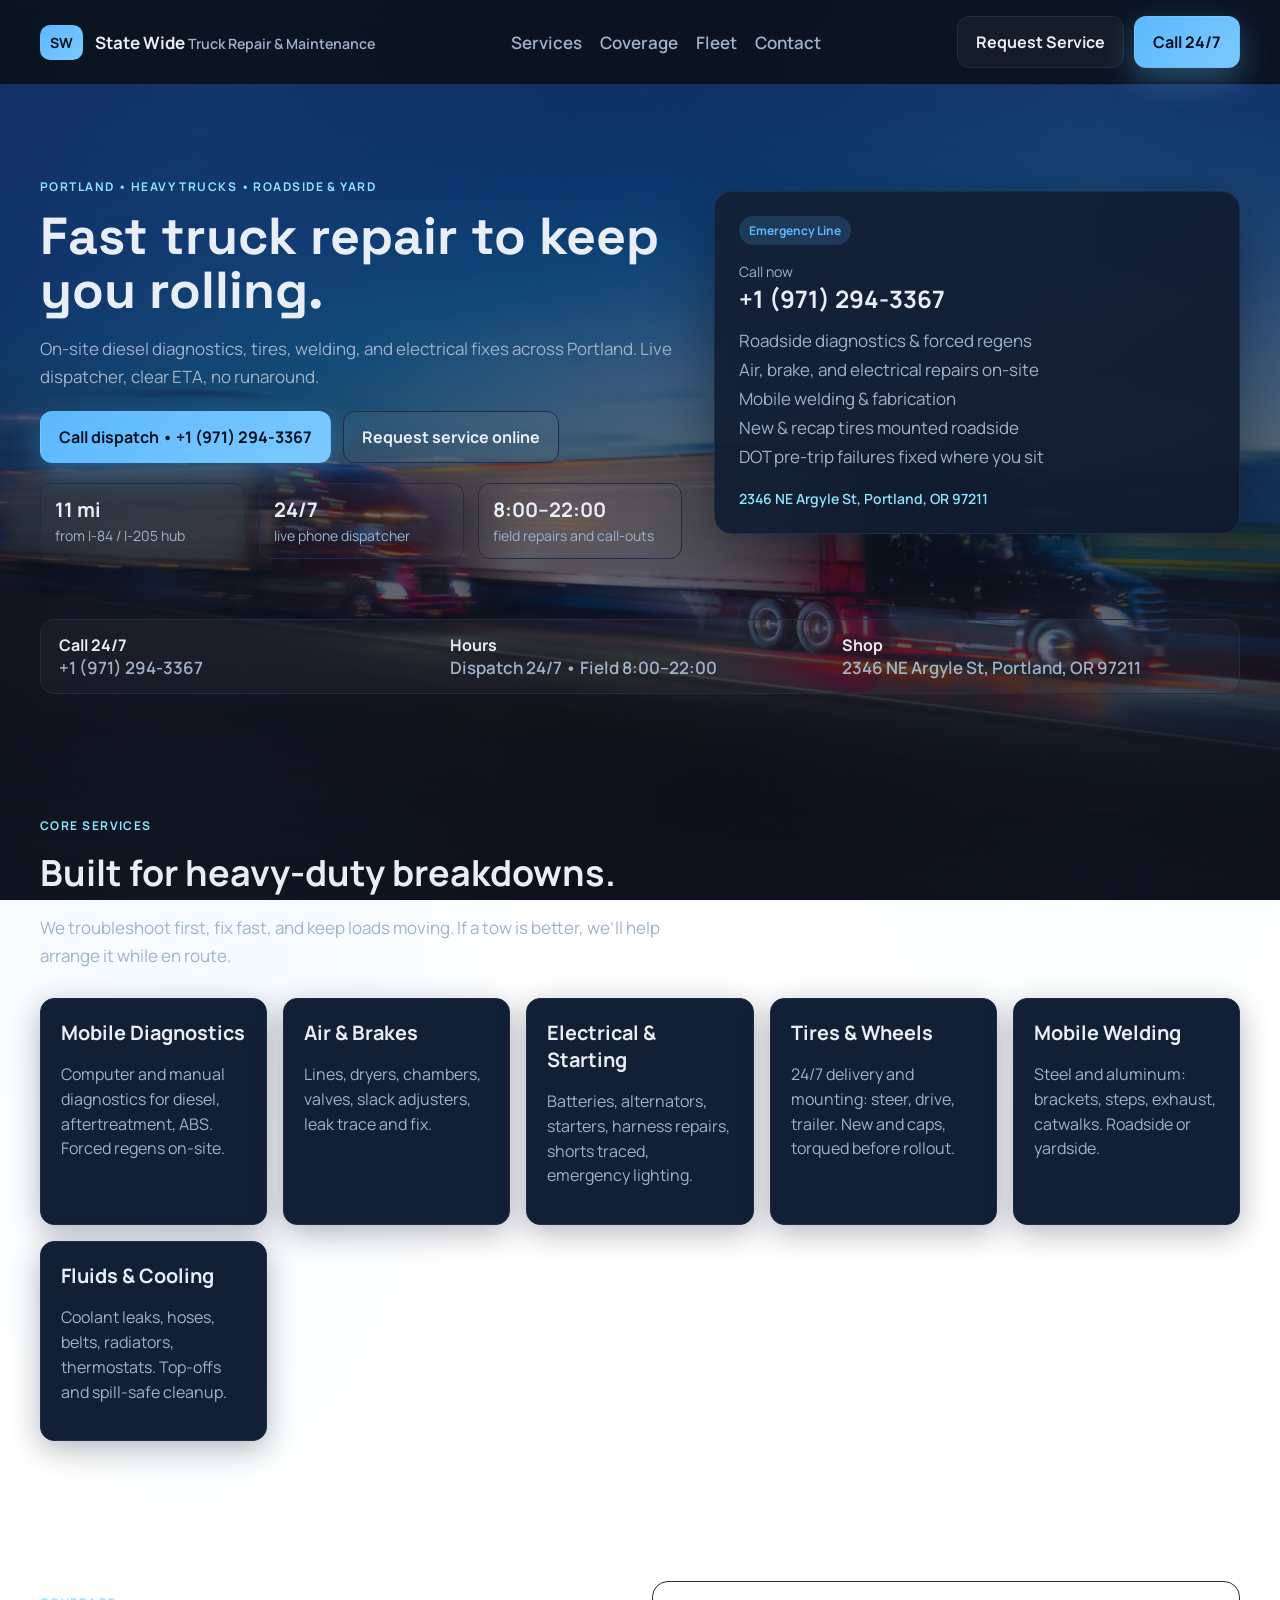
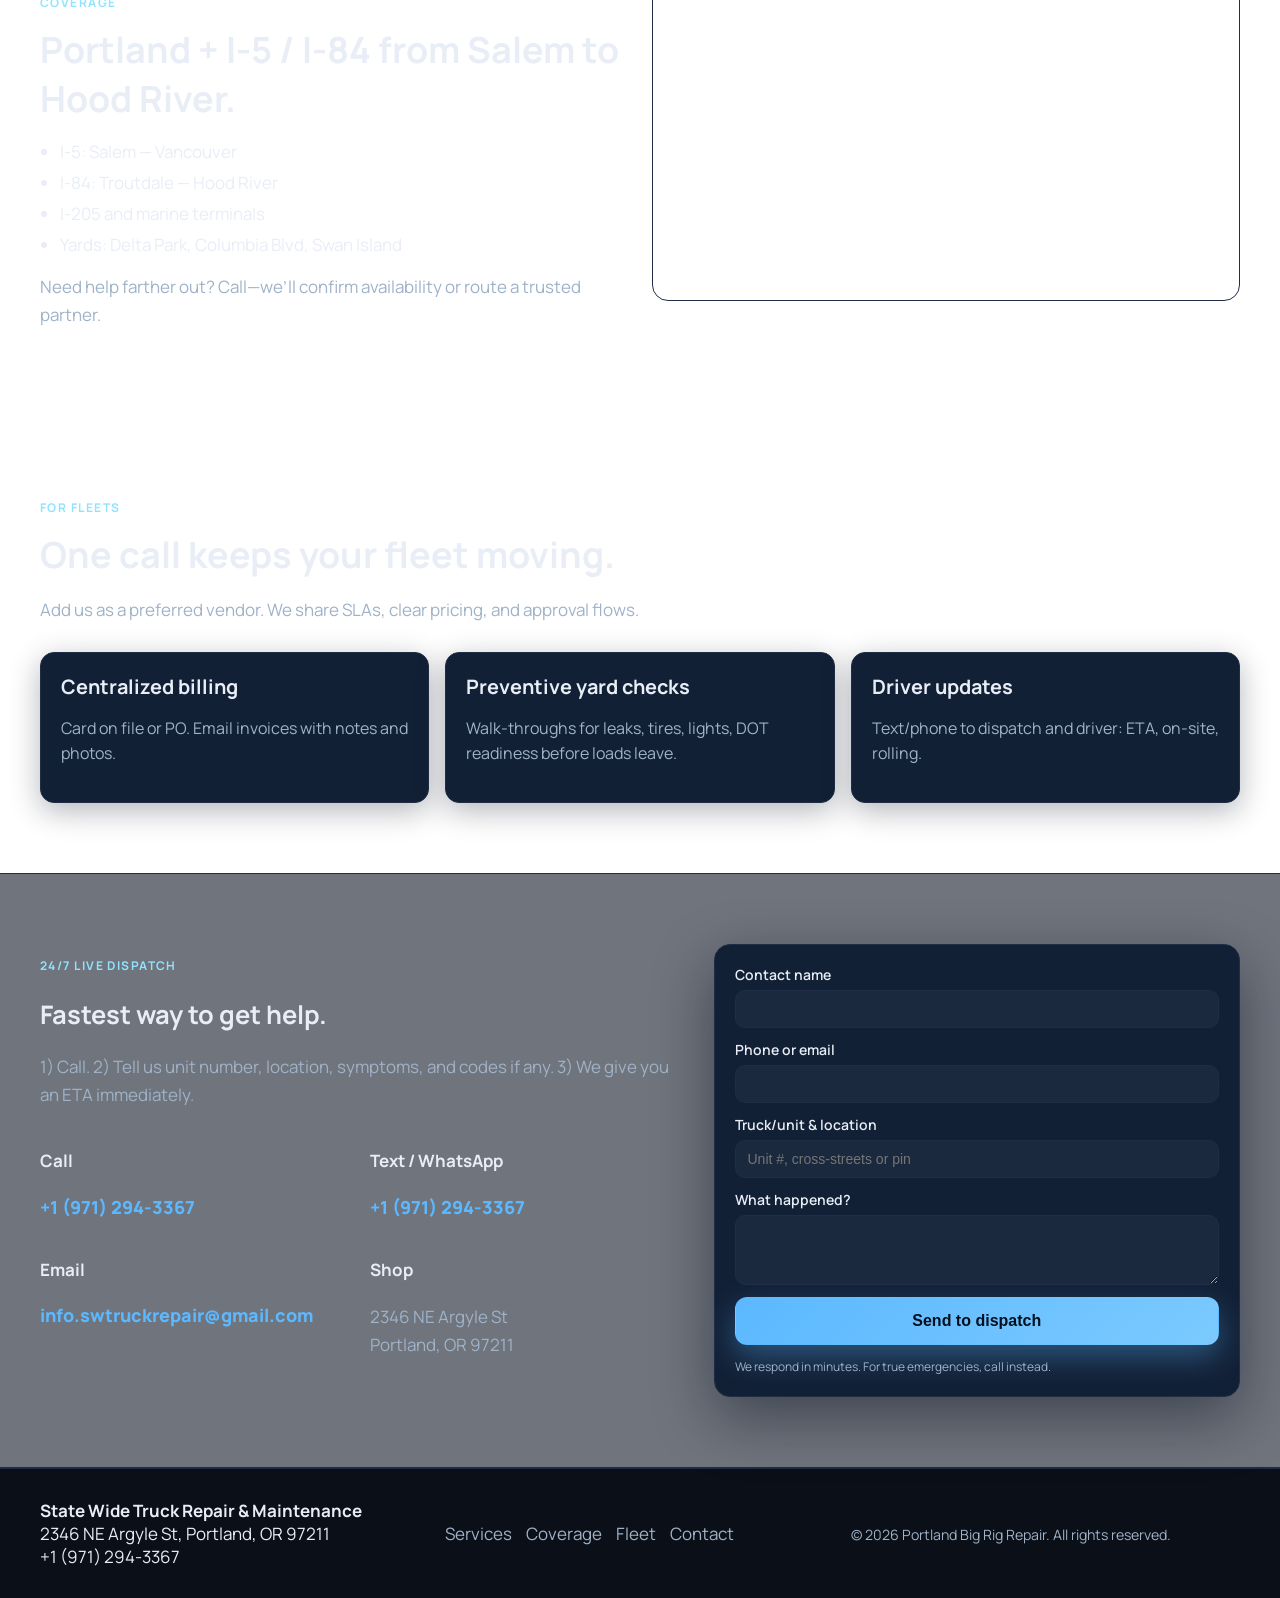
<file: Portland/index.html>
<!doctype html>
<html lang="en">
<head>
  <meta charset="UTF-8">
  <meta name="viewport" content="width=device-width, initial-scale=1.0">
  <title>State Wide Truck Repair & Maintenance | Portland, OR</title>
  <meta name="description" content="State Wide Truck Repair & Maintenance — mobile diesel diagnostics, tires, welding, and roadside repairs in Portland, OR. Fast, reliable, honest.">
  <link rel="preconnect" href="https://fonts.googleapis.com">
  <link rel="preconnect" href="https://fonts.gstatic.com" crossorigin>
  <link href="https://fonts.googleapis.com/css2?family=Space+Grotesk:wght@400;500;600;700&family=Manrope:wght@400;500;600&display=swap" rel="stylesheet">
  <link rel="stylesheet" href="styles.css">
</head>
<body>
  <header class="topbar">
    <div class="logo">
      <span class="logo-mark">SW</span>
      <div class="logo-text">
        <strong>State Wide</strong>
        <small>Truck Repair & Maintenance</small>
      </div>
    </div>
    <nav class="nav">
      <a href="#services">Services</a>
      <a href="#coverage">Coverage</a>
      <a href="#fleet">Fleet</a>
      <a href="#contact">Contact</a>
    </nav>
    <div class="cta">
      <a class="btn ghost" href="#contact">Request Service</a>
      <a class="btn solid" href="tel:+19712943367">Call 24/7</a>
    </div>
  </header>

  <main>
    <section class="hero">
      <div class="hero-content">
        <p class="eyebrow">Portland • Heavy trucks • Roadside & yard</p>
        <h1>Fast truck repair to keep you rolling.</h1>
        <p class="lede">On‑site diesel diagnostics, tires, welding, and electrical fixes across Portland. Live dispatcher, clear ETA, no runaround.</p>
        <div class="actions">
          <a class="btn solid" href="tel:+19712943367">Call dispatch • +1 (971) 294‑3367</a>
          <a class="btn ghost" href="#contact">Request service online</a>
        </div>
        <div class="trust">
          <div><strong>11 mi</strong><span>from I‑84 / I‑205 hub</span></div>
          <div><strong>24/7</strong><span>live phone dispatcher</span></div>
          <div><strong>8:00–22:00</strong><span>field repairs and call‑outs</span></div>
        </div>
      </div>
      <div class="hero-card">
        <div class="badge">Emergency Line</div>
        <div class="dial">
          <span>Call now</span>
          <a href="tel:+19712943367">+1 (971) 294‑3367</a>
        </div>
        <ul class="checklist">
          <li>Roadside diagnostics &amp; forced regens</li>
          <li>Air, brake, and electrical repairs on‑site</li>
          <li>Mobile welding &amp; fabrication</li>
          <li>New &amp; recap tires mounted roadside</li>
          <li>DOT pre‑trip failures fixed where you sit</li>
        </ul>
        <a class="small-link" href="https://maps.google.com/?q=2346+NE+Argyle+St,+Portland,+OR+97211" target="_blank" rel="noopener">2346 NE Argyle St, Portland, OR 97211</a>
      </div>
    </section>

    <section class="info-bar">
      <div>
        <strong>Call 24/7</strong>
        <a href="tel:+19712943367">+1 (971) 294‑3367</a>
      </div>
      <div>
        <strong>Hours</strong>
        <span>Dispatch 24/7 • Field 8:00–22:00</span>
      </div>
      <div>
        <strong>Shop</strong>
        <span>2346 NE Argyle St, Portland, OR 97211</span>
      </div>
    </section>

    <section id="services" class="panel">
      <div class="panel-header">
        <p class="eyebrow">Core Services</p>
        <h2>Built for heavy‑duty breakdowns.</h2>
        <p class="lede">We troubleshoot first, fix fast, and keep loads moving. If a tow is better, we’ll help arrange it while en route.</p>
      </div>
      <div class="grid cards">
        <article class="card">
          <h3>Mobile Diagnostics</h3>
          <p>Computer and manual diagnostics for diesel, aftertreatment, ABS. Forced regens on‑site.</p>
        </article>
        <article class="card">
          <h3>Air & Brakes</h3>
          <p>Lines, dryers, chambers, valves, slack adjusters, leak trace and fix.</p>
        </article>
        <article class="card">
          <h3>Electrical & Starting</h3>
          <p>Batteries, alternators, starters, harness repairs, shorts traced, emergency lighting.</p>
        </article>
        <article class="card">
          <h3>Tires & Wheels</h3>
          <p>24/7 delivery and mounting: steer, drive, trailer. New and caps, torqued before rollout.</p>
        </article>
        <article class="card">
          <h3>Mobile Welding</h3>
          <p>Steel and aluminum: brackets, steps, exhaust, catwalks. Roadside or yardside.</p>
        </article>
        <article class="card">
          <h3>Fluids & Cooling</h3>
          <p>Coolant leaks, hoses, belts, radiators, thermostats. Top‑offs and spill‑safe cleanup.</p>
        </article>
      </div>
    </section>

    <section id="coverage" class="panel split">
      <div>
        <p class="eyebrow">Coverage</p>
        <h2>Portland + I‑5 / I‑84 from Salem to Hood River.</h2>
        <ul class="list">
          <li>I‑5: Salem — Vancouver</li>
          <li>I‑84: Troutdale — Hood River</li>
          <li>I‑205 and marine terminals</li>
          <li>Yards: Delta Park, Columbia Blvd, Swan Island</li>
        </ul>
        <p class="lede">Need help farther out? Call—we’ll confirm availability or route a trusted partner.</p>
      </div>
      <div class="map">
        <iframe title="Shop location" src="https://www.google.com/maps/embed?pb=!1m18!1m12!1m3!1d2794.757182685421!2d-122.6425!3d45.5845!2m3!1f0!2f0!3f0!3m2!1i1024!2i768!4f13.1!3m3!1m2!1s0x5495a0e6b5a31729%3A0x8b9f5c7eaf8e2b5a!2s2346%20NE%20Argyle%20St%2C%20Portland%2C%20OR%2097211!5e0!3m2!1sen!2sus!4v1700000000000" allowfullscreen="" loading="lazy" referrerpolicy="no-referrer-when-downgrade"></iframe>
      </div>
    </section>

    <section id="fleet" class="panel">
      <div class="panel-header">
        <p class="eyebrow">For fleets</p>
        <h2>One call keeps your fleet moving.</h2>
        <p class="lede">Add us as a preferred vendor. We share SLAs, clear pricing, and approval flows.</p>
      </div>
      <div class="grid cards">
        <article class="card">
          <h3>Centralized billing</h3>
          <p>Card on file or PO. Email invoices with notes and photos.</p>
        </article>
        <article class="card">
          <h3>Preventive yard checks</h3>
          <p>Walk‑throughs for leaks, tires, lights, DOT readiness before loads leave.</p>
        </article>
        <article class="card">
          <h3>Driver updates</h3>
          <p>Text/phone to dispatch and driver: ETA, on‑site, rolling.</p>
        </article>
      </div>
    </section>

    <section class="cta-wide" id="contact">
      <div>
        <p class="eyebrow">24/7 Live Dispatch</p>
        <h2>Fastest way to get help.</h2>
        <p class="lede">1) Call. 2) Tell us unit number, location, symptoms, and codes if any. 3) We give you an ETA immediately.</p>
        <div class="contact-grid">
          <div>
            <h4>Call</h4>
            <a class="big-link" href="tel:+19712943367">+1 (971) 294‑3367</a>
          </div>
          <div>
            <h4>Text / WhatsApp</h4>
            <a class="big-link" href="sms:+19712943367">+1 (971) 294‑3367</a>
          </div>
          <div>
            <h4>Email</h4>
            <a class="big-link" href="mailto:info.swtruckrepair@gmail.com">info.swtruckrepair@gmail.com</a>
          </div>
          <div>
            <h4>Shop</h4>
            <p class="address">2346 NE Argyle St<br>Portland, OR 97211</p>
          </div>
        </div>
      </div>
      <form class="contact-form" action="https://formspree.io/f/mldegkpo" method="POST">
        <label>
          Contact name
          <input name="name" type="text" required>
        </label>
        <label>
          Phone or email
          <input name="contact" type="text" required>
        </label>
        <label>
          Truck/unit & location
          <input name="unit" type="text" placeholder="Unit #, cross-streets or pin" required>
        </label>
        <label>
          What happened?
          <textarea name="issue" rows="3" required></textarea>
        </label>
        <button class="btn solid" type="submit">Send to dispatch</button>
        <p class="form-note">We respond in minutes. For true emergencies, call instead.</p>
      </form>
    </section>
  </main>

    <footer class="footer">
    <div>
      <strong>State Wide Truck Repair &amp; Maintenance</strong><br>
      2346 NE Argyle St, Portland, OR 97211<br>
      <a href="tel:+19712943367">+1 (971) 294‑3367</a>
    </div>
    <div class="footer-links">
      <a href="#services">Services</a>
      <a href="#coverage">Coverage</a>
      <a href="#fleet">Fleet</a>
      <a href="#contact">Contact</a>
    </div>
    <div class="footer-copy">
      <small>© 2026 Portland Big Rig Repair. All rights reserved.</small>
    </div>
  </footer>

  <script src="script.js" defer></script>
</body>
</html>
</file>
<file: Portland/styles.css>
:root {
  --bg: #0b1220;
  --panel: #0f1a2c;
  --card: #122036;
  --accent: #5cb8ff;      /* main call-to-action blue */
  --accent-2: #8ee4ff;    /* highlight/eyebrow cyan */
  --text: #e8edf6;
  --muted: #9fb2c8;
  --border: #1f2d46;
  --shadow: 0 20px 60px rgba(3, 11, 26, 0.45);
  --radius: 14px;
}

* { box-sizing: border-box; }
body {
  margin: 0;
  font-family: "Manrope", "Space Grotesk", system-ui, -apple-system, sans-serif;
  font-size: 17px;
  background:
    linear-gradient(180deg, rgba(11,18,32,0.42), rgba(11,18,32,0.7)),
    radial-gradient(60% 80% at 15% 10%, rgba(94,184,255,0.12), transparent 50%),
    radial-gradient(70% 70% at 85% 5%, rgba(142,228,255,0.10), transparent 45%),
    url("assets/truck-bg.jpg");
  background-size: cover, auto, auto, cover;
  background-repeat: no-repeat;
  background-position: center, 15% 10%, 85% 5%, center;
  background-attachment: fixed, scroll, scroll, fixed;
  color: var(--text);
  min-height: 100vh;
}

a { color: inherit; text-decoration: none; }
p { color: var(--muted); line-height: 1.65; }

.topbar {
  position: sticky;
  top: 0;
  z-index: 10;
  display: flex;
  align-items: center;
  justify-content: space-between;
  padding: 16px 40px;
  background: rgba(12,17,26,0.9);
  backdrop-filter: blur(12px);
  border-bottom: 1px solid var(--border);
}
.logo { display: flex; align-items: center; gap: 12px; }
.logo-mark {
  background: linear-gradient(135deg, var(--accent), #7bcaff);
  color: #04101f;
  padding: 8px 10px;
  border-radius: 10px;
  font-weight: 700;
  font-size: 14px;
}
.logo-text small { color: var(--muted); font-weight: 600; }

.nav { display: flex; gap: 18px; }
.nav a { color: var(--muted); font-weight: 600; }
.nav a:hover { color: var(--text); }

.cta { display: flex; gap: 10px; }
.btn {
  display: inline-flex;
  align-items: center;
  justify-content: center;
  gap: 8px;
  padding: 14px 18px;
  border-radius: 12px;
  font-weight: 700;
  font-size: 16px;
  border: 1px solid transparent;
  transition: transform 0.15s ease, box-shadow 0.15s ease, background 0.15s ease;
}
.btn.solid {
  background: linear-gradient(135deg, var(--accent), #7bcaff);
  color: #04101f;
  box-shadow: 0 12px 30px rgba(92,184,255,0.35);
}
.btn.ghost {
  border: 1px solid var(--border);
  color: var(--text);
  background: rgba(255,255,255,0.04);
}
.btn:hover { transform: translateY(-1px); }

.hero {
  display: grid;
  grid-template-columns: 1.1fr 0.9fr;
  gap: 32px;
  padding: 80px 40px 60px;
  align-items: center;
}
.hero-content h1 {
  font-family: "Space Grotesk", "Manrope", sans-serif;
  font-size: clamp(34px, 4.6vw, 52px);
  line-height: 1.05;
  margin: 12px 0;
}
.eyebrow {
  letter-spacing: 0.12em;
  text-transform: uppercase;
  font-size: 12px;
  color: var(--accent-2);
  font-weight: 700;
}
.lede { max-width: 640px; }
.actions { display: flex; gap: 12px; flex-wrap: wrap; margin: 20px 0 12px; }
.trust {
  display: grid;
  grid-template-columns: repeat(auto-fit, minmax(160px, 1fr));
  gap: 14px;
  margin-top: 20px;
}
.trust div {
  padding: 12px 14px;
  border: 1px solid var(--border);
  border-radius: 12px;
  background: rgba(255,255,255,0.02);
}
.trust strong { display: block; font-size: 20px; }
.trust span { color: var(--muted); font-size: 14px; }

.hero-card {
  background: linear-gradient(145deg, rgba(18,32,54,0.95), rgba(15,26,44,0.95));
  border: 1px solid var(--border);
  border-radius: 18px;
  padding: 24px;
  box-shadow: var(--shadow);
}

.badge {
  display: inline-block;
  padding: 6px 10px;
  border-radius: 999px;
  background: rgba(92,184,255,0.16);
  color: var(--accent);
  font-weight: 700;
  font-size: 12px;
}
.dial { margin: 14px 0 10px; }
.dial span { color: var(--muted); font-size: 14px; }
.dial a { display: block; font-size: 24px; font-weight: 700; color: var(--text); }
.checklist { list-style: none; padding: 0; margin: 14px 0 18px; color: var(--muted); }
.checklist li { margin: 6px 0; }
.small-link { color: var(--accent-2); font-weight: 600; font-size: 14px; }

.panel { padding: 70px 40px; }
.panel-header { max-width: 760px; }
.panel h2 { margin: 10px 0 8px; font-size: clamp(26px, 3vw, 36px); }
.grid.cards {
  display: grid;
  grid-template-columns: repeat(auto-fit, minmax(220px, 1fr));
  gap: 16px;
  margin-top: 28px;
}
.card {
  background: var(--card);
  border: 1px solid var(--border);
  border-radius: var(--radius);
  padding: 20px;
  box-shadow: 0 8px 30px rgba(2, 12, 30, 0.3);
}
.card h3 { margin: 0 0 10px; }
.card p { font-size: 16px; line-height: 1.55; }

.banner {
  margin: 20px 40px;
  padding: 28px;
  border-radius: 18px;
  border: 1px solid var(--border);
  background: linear-gradient(120deg, rgba(92,184,255,0.14), rgba(142,228,255,0.12));
  display: flex;
  align-items: center;
  justify-content: space-between;
  gap: 20px;
  box-shadow: var(--shadow);
}

.gallery-grid {
  display: grid;
  grid-template-columns: repeat(auto-fit, minmax(260px, 1fr));
  gap: 14px;
  margin-top: 24px;
}
.gallery-grid img {
  width: 100%;
  height: 220px;
  object-fit: cover;
  border-radius: 14px;
  border: 1px solid var(--border);
  box-shadow: 0 10px 30px rgba(2, 12, 30, 0.3);
}

.split {
  display: grid;
  grid-template-columns: repeat(auto-fit, minmax(280px, 1fr));
  gap: 24px;
  align-items: start;
}
.list {
  padding-left: 20px;
  color: var(--text);
}
.list li { margin: 8px 0; color: var(--text); }
.map iframe {
  width: 100%;
  height: 320px;
  border: 1px solid var(--border);
  border-radius: 16px;
}

.cta-wide {
  padding: 70px 40px;
  display: grid;
  grid-template-columns: 1.1fr 0.9fr;
  gap: 30px;
  align-items: start;
  border-top: 1px solid var(--border);
  border-bottom: 1px solid var(--border);
  background: rgba(17,24,39,0.6);
}
.contact-grid {
  display: grid;
  grid-template-columns: repeat(auto-fit, minmax(220px, 1fr));
  gap: 16px;
  margin-top: 18px;
}
.big-link {
  color: var(--accent);
  font-weight: 800;
  font-size: 18px;
  display: inline-block;
  overflow-wrap: anywhere;
  word-break: break-word;
}
.address { color: var(--muted); }

.contact-form {
  background: var(--card);
  border: 1px solid var(--border);
  border-radius: 16px;
  padding: 20px;
  display: grid;
  gap: 12px;
  box-shadow: var(--shadow);
}
.contact-form label {
  display: grid;
  gap: 6px;
  font-weight: 600;
  color: var(--text);
  font-size: 14px;
}
.contact-form input,
.contact-form textarea {
  width: 100%;
  padding: 10px 12px;
  border-radius: 10px;
  border: 1px solid var(--border);
  background: rgba(255,255,255,0.04);
  color: var(--text);
  font-size: 14px;
}
.form-note { font-size: 12px; color: var(--muted); margin: 0; }

.footer {
  padding: 30px 40px;
  display: grid;
  grid-template-columns: repeat(auto-fit, minmax(220px, 1fr));
  gap: 16px;
  align-items: center;
  border-top: 1px solid var(--border);
  background: #0b0f18;
}
.footer-links { display: flex; gap: 14px; flex-wrap: wrap; color: var(--muted); }
.footer-copy { color: var(--muted); }

.info-bar {
  margin: 0 40px 40px;
  padding: 14px 18px;
  border: 1px solid var(--border);
  border-radius: 14px;
  background: rgba(255,255,255,0.03);
  display: grid;
  grid-template-columns: repeat(auto-fit, minmax(220px, 1fr));
  gap: 12px;
}
.info-bar strong { display: block; color: var(--text); font-size: 16px; }
.info-bar span, .info-bar a { color: var(--muted); font-weight: 600; }

@media (max-width: 900px) {
  .topbar { padding: 14px 18px; gap: 12px; }
  .nav { display: none; }
  .hero { grid-template-columns: 1fr; padding: 60px 18px 40px; }
  .panel { padding: 60px 18px; }
  .banner { margin: 20px 18px; flex-direction: column; align-items: flex-start; }
  .cta-wide { grid-template-columns: 1fr; padding: 60px 18px; }
}
</file>
